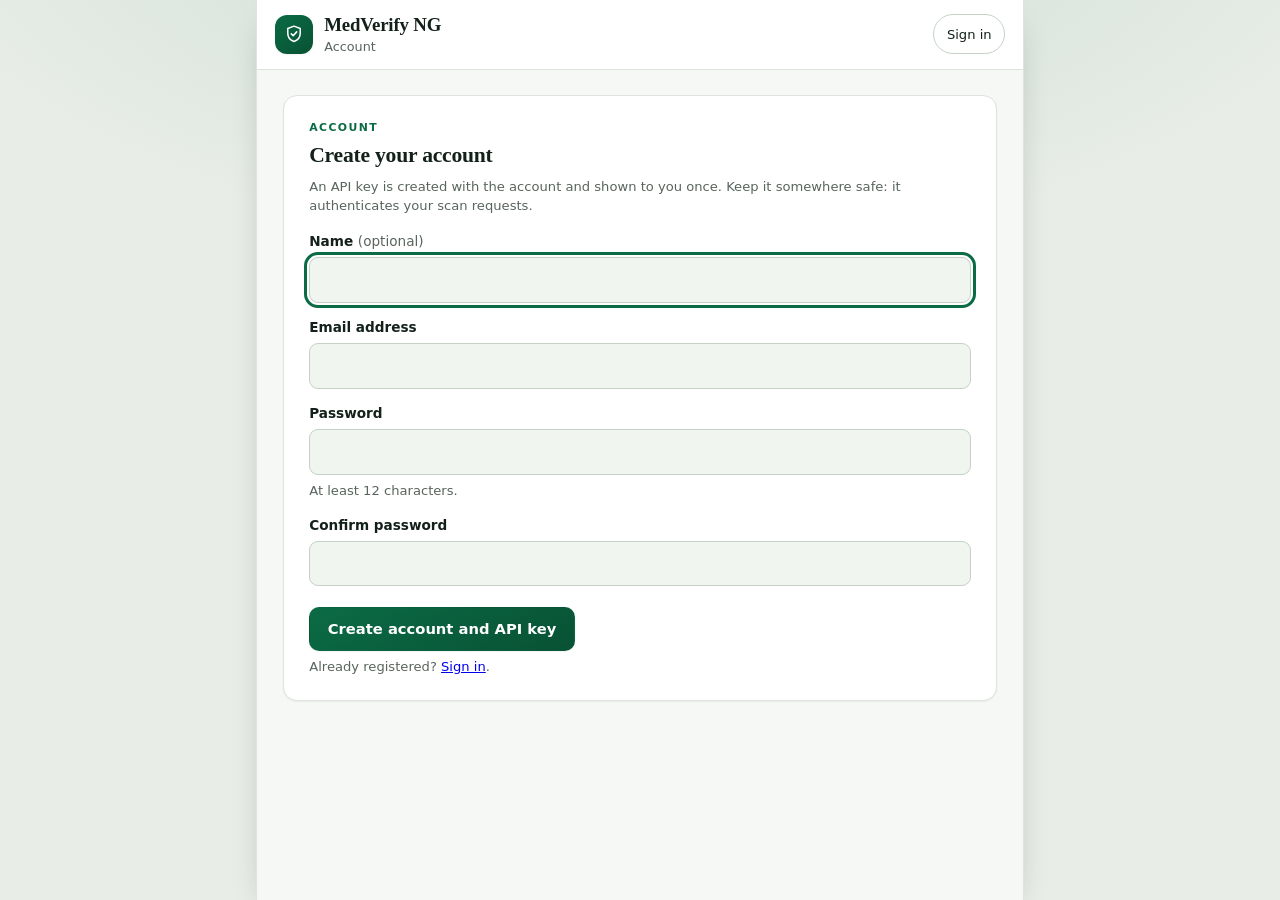
<file: web/register.html>
<!DOCTYPE html>
<html lang="en">
  <head>
    <meta charset="utf-8" />
    <meta name="viewport" content="width=device-width, initial-scale=1, viewport-fit=cover" />
    <meta name="color-scheme" content="light dark" />
    <meta name="robots" content="noindex" />
    <meta name="description" content="Create a MedVerify NG account and get an API key." />
    <title>Create account · MedVerify NG</title>
    <link rel="stylesheet" href="assets/styles.css" />
    <script type="module" src="assets/auth.js"></script>
  </head>
  <body data-page="register">
    <a class="skip-link" href="#main">Skip to the registration form</a>

    <div class="app account">
      <header class="site-header">
        <a class="brand" href="/">
          <span class="brand-mark" aria-hidden="true">
            <svg viewBox="0 0 24 24" width="22" height="22" fill="none" stroke="currentColor" stroke-width="1.7" stroke-linecap="round" stroke-linejoin="round">
              <path d="M12 3.4 5.2 5.9v5.3c0 4.2 2.8 7.6 6.8 9 4-1.4 6.8-4.8 6.8-9V5.9z" />
              <path d="m9.1 11.9 2 2 3.8-4.2" />
            </svg>
          </span>
          <div class="brand-text">
            <h1>MedVerify NG</h1>
            <p class="tagline">Account</p>
          </div>
        </a>
        <nav class="account-nav" aria-label="Account">
          <a class="pill-link" href="/login">Sign in</a>
        </nav>
      </header>

      <main id="main" class="account-main">
        <section id="register-panel" class="account-card" aria-labelledby="register-title">
          <p class="eyebrow">Account</p>
          <h2 id="register-title">Create your account</h2>
          <p class="hint">
            An API key is created with the account and shown to you once. Keep it
            somewhere safe: it authenticates your scan requests.
          </p>

          <form id="register-form" data-account-form="register" novalidate>
            <div class="field">
              <label for="name">Name <span class="label-note">(optional)</span></label>
              <input id="name" name="name" type="text" autocomplete="name" maxlength="100" />
            </div>

            <div class="field">
              <label for="email">Email address</label>
              <input
                id="email"
                name="email"
                type="email"
                autocomplete="username"
                inputmode="email"
                autocapitalize="none"
                spellcheck="false"
                required
              />
            </div>

            <div class="field">
              <label for="password">Password</label>
              <input
                id="password"
                name="password"
                type="password"
                autocomplete="new-password"
                minlength="12"
                required
                aria-describedby="password-hint"
              />
              <p id="password-hint" class="hint">At least 12 characters.</p>
            </div>

            <div class="field">
              <label for="confirm">Confirm password</label>
              <input
                id="confirm"
                name="confirm"
                type="password"
                autocomplete="new-password"
                minlength="12"
                required
              />
            </div>

            <p id="form-error" class="form-error" role="alert" hidden></p>

            <button id="submit" class="btn primary" type="submit">Create account and API key</button>
          </form>

          <p class="hint">
            Already registered? <a href="/login">Sign in</a>.
          </p>
        </section>

        <!-- The key below exists only in this response and in the DOM. It is
             never written to storage, so leaving the page loses it for good. -->
        <section id="key-panel" class="account-card key-panel" aria-labelledby="key-title" hidden>
          <p class="eyebrow">Your API key</p>
          <h2 id="key-title">Copy this key now</h2>
          <p class="key-warning" role="alert">
            This is the only time the key is shown. It is not stored anywhere we
            can read back, so if you lose it you will have to rotate it.
          </p>

          <div class="key-row">
            <label class="sr-only" for="new-key">API key</label>
            <input id="new-key" class="key-value" type="text" readonly />
            <button id="copy-key" class="btn ghost" type="button">Copy</button>
          </div>

          <p id="copy-status" class="hint" role="status"></p>

          <ul class="key-meta">
            <li><span>Prefix</span> <code id="key-prefix"></code></li>
            <li><span>Scopes</span> <code id="key-scopes"></code></li>
          </ul>

          <p class="hint">
            Send it as the <code>X-API-Key</code> header. You can rotate it at any
            time from your settings.
          </p>

          <div class="key-actions">
            <!-- The session from registration is live, so the chat works now. -->
            <a class="btn primary" href="/">Start scanning</a>
            <a class="btn ghost" href="/settings">API key settings</a>
          </div>
        </section>
      </main>
    </div>

    <noscript>
      <p class="noscript">Creating an account needs JavaScript. Enable it and reload this page.</p>
    </noscript>
  </body>
</html>
</file>
<file: web/assets/styles.css>
/* Mobile-first chat layout. No framework, no web fonts, so the page works on a
   slow link and cannot be blocked by a third party. */

:root {
  color-scheme: light dark;

  --page: #e8ede7;
  --bg: #f6f8f5;
  --surface: #ffffff;
  --surface-2: #f1f5f0;

  --ink: #13211a;
  --ink-muted: #58655d;
  --line: #dce4dc;
  --line-strong: #c4d2c6;

  --accent: #0b6b45;
  --accent-strong: #085234;
  --accent-soft: #e6f3ec;
  --accent-ink: #ffffff;

  --warn-bg: #fdf4e6;
  --warn-line: #b4731b;
  --flag-bg: #fdf1ef;
  --flag-line: #a63a30;

  --tone-ok: #0b6b45;
  --tone-bad: #a63a30;
  --tone-warn: #a3650f;
  --tone-neutral: #5a6673;

  --radius: 14px;
  --radius-sm: 10px;
  --shadow-sm: 0 1px 2px rgba(19, 33, 26, 0.06);
  --shadow-md: 0 14px 34px -18px rgba(19, 33, 26, 0.45);

  --font-sans: system-ui, -apple-system, "Segoe UI", Roboto, "Helvetica Neue",
    Arial, sans-serif;
  --font-display: "Iowan Old Style", "Palatino Linotype", Palatino, Georgia,
    "Times New Roman", serif;
}

@media (prefers-color-scheme: dark) {
  :root {
    --page: #070b09;
    --bg: #0d1310;
    --surface: #161e1a;
    --surface-2: #1c2621;

    --ink: #edf3ee;
    --ink-muted: #a4b0a8;
    --line: #28332c;
    --line-strong: #3a483f;

    --accent: #5fd3a0;
    --accent-strong: #8ce8bd;
    --accent-soft: #12291f;
    --accent-ink: #052015;

    --warn-bg: #2a2116;
    --warn-line: #e0a05a;
    --flag-bg: #2b1a19;
    --flag-line: #e88b83;

    --tone-ok: #5fd3a0;
    --tone-bad: #e88b83;
    --tone-warn: #e0a05a;
    --tone-neutral: #9aa5b2;

    --shadow-sm: 0 1px 2px rgba(0, 0, 0, 0.5);
    --shadow-md: 0 16px 36px -18px #000000;
  }
}

* {
  box-sizing: border-box;
}

[hidden] {
  display: none !important;
}

html,
body {
  height: 100%;
}

body {
  margin: 0;
  background:
    radial-gradient(
      1100px 520px at 50% -12%,
      rgba(11, 107, 69, 0.13),
      transparent 70%
    ),
    var(--page);
  color: var(--ink);
  font: 16px/1.5 var(--font-sans);
  -webkit-text-size-adjust: 100%;
}

.sr-only {
  position: absolute;
  width: 1px;
  height: 1px;
  margin: -1px;
  padding: 0;
  overflow: hidden;
  clip: rect(0 0 0 0);
  white-space: nowrap;
  border: 0;
}

.skip-link {
  position: absolute;
  left: -999px;
  top: 0;
  background: var(--surface);
  color: var(--ink);
  padding: 0.5rem 1rem;
  z-index: 20;
}

.skip-link:focus {
  left: 0.5rem;
  top: 0.5rem;
}

.noscript {
  padding: 1rem;
}

/* --- App frame ---------------------------------------------------------- */

/* The session gate hides the frame until the API confirms a sign-in. This
   rule is needed because an author display declaration outranks the browser's
   own [hidden] rule. */
.app[hidden] {
  display: none;
}

.session-check {
  max-width: 48rem;
  margin: 0 auto;
  padding: 1.5rem 1rem;
  color: var(--ink-muted);
  font-size: 0.9375rem;
}

.key-actions {
  display: flex;
  flex-wrap: wrap;
  gap: 0.5rem;
}

.app {
  display: flex;
  flex-direction: column;
  height: 100dvh;
  max-width: 48rem;
  margin: 0 auto;
  background: var(--bg);
}

@media (min-width: 48rem) {
  .app {
    border-inline: 1px solid var(--line);
    box-shadow: var(--shadow-md);
  }
}

.site-header {
  display: flex;
  align-items: center;
  justify-content: space-between;
  gap: 0.75rem;
  padding: 0.85rem 1.1rem;
  padding-top: calc(0.85rem + env(safe-area-inset-top, 0px));
  background: var(--surface);
  border-bottom: 1px solid var(--line);
  position: relative;
  z-index: 5;
}

.brand {
  display: flex;
  align-items: center;
  gap: 0.7rem;
  min-width: 0;
}

.brand-mark {
  display: grid;
  place-items: center;
  flex: none;
  width: 2.4rem;
  height: 2.4rem;
  border-radius: 12px;
  color: var(--accent-ink);
  background: linear-gradient(145deg, var(--accent), var(--accent-strong));
  box-shadow: var(--shadow-sm);
}

.brand-text {
  min-width: 0;
}

.brand h1 {
  margin: 0;
  font-family: var(--font-display);
  font-size: 1.18rem;
  font-weight: 600;
  letter-spacing: -0.01em;
  line-height: 1.2;
}

.tagline {
  margin: 0.15rem 0 0;
  color: var(--ink-muted);
  font-size: 0.8rem;
  line-height: 1.3;
}

/* --- Settings ----------------------------------------------------------- */

.settings {
  position: relative;
  flex: none;
}

.settings summary {
  display: inline-flex;
  align-items: center;
  gap: 0.35rem;
  min-height: 40px;
  padding: 0 0.8rem;
  border: 1px solid var(--line-strong);
  border-radius: 999px;
  background: var(--surface);
  color: var(--ink);
  cursor: pointer;
  font-size: 0.82rem;
  list-style: none;
  transition: border-color 0.15s ease, color 0.15s ease, background 0.15s ease;
}

.settings summary::-webkit-details-marker {
  display: none;
}

.settings summary:hover,
.settings[open] summary {
  border-color: var(--accent);
  color: var(--accent);
  background: var(--accent-soft);
}

.settings-panel {
  position: absolute;
  right: 0;
  top: calc(100% + 0.6rem);
  width: min(21rem, calc(100vw - 2rem));
  padding: 1rem 1.1rem;
  background: var(--surface);
  border: 1px solid var(--line);
  border-radius: var(--radius);
  box-shadow: var(--shadow-md);
  z-index: 10;
}

.field {
  margin: 0.9rem 0;
}

.field:first-child {
  margin-top: 0;
}

label {
  display: block;
  font-size: 0.85rem;
  font-weight: 600;
  margin-bottom: 0.35rem;
}

input[type="url"],
select {
  width: 100%;
  padding: 0.6rem 0.7rem;
  font: inherit;
  font-size: 0.92rem;
  color: var(--ink);
  background: var(--surface-2);
  border: 1px solid var(--line-strong);
  border-radius: 9px;
}

.hint {
  color: var(--ink-muted);
  font-size: 0.82rem;
  line-height: 1.45;
  margin: 0.4rem 0 0;
}

/* --- Always-visible disclaimer ------------------------------------------ */

.notice {
  display: flex;
  align-items: flex-start;
  gap: 0.55rem;
  padding: 0.6rem 1.1rem;
  background: var(--warn-bg);
  border-bottom: 1px solid var(--line);
}

.notice-icon {
  flex: none;
  margin-top: 0.14rem;
  color: var(--warn-line);
}

.notice p {
  margin: 0;
  font-size: 0.8rem;
  line-height: 1.4;
}

/* --- Conversation ------------------------------------------------------- */

.chat {
  display: flex;
  flex-direction: column;
  flex: 1;
  min-height: 0;
}

.log {
  flex: 1;
  min-height: 0;
  overflow-y: auto;
  overscroll-behavior: contain;
  display: flex;
  flex-direction: column;
  gap: 0.85rem;
  padding: 1.1rem;
  scrollbar-width: thin;
  scrollbar-color: var(--line-strong) transparent;
}

.log::-webkit-scrollbar {
  width: 10px;
}

.log::-webkit-scrollbar-thumb {
  background: var(--line-strong);
  border: 3px solid var(--bg);
  border-radius: 999px;
}

.msg {
  display: flex;
  max-width: 90%;
  animation: rise 0.22s ease-out both;
}

.msg.assistant {
  align-self: flex-start;
}

.msg.user {
  align-self: flex-end;
}

/* A result is a card-width message so the record fields have room. */
.msg.wide {
  width: 100%;
  max-width: 100%;
}

.msg.wide .bubble {
  width: 100%;
}

.bubble {
  padding: 0.75rem 1rem;
  border-radius: 18px;
  overflow-wrap: anywhere;
}

.bubble > :first-child {
  margin-top: 0;
}

.bubble > :last-child {
  margin-bottom: 0;
}

.bubble p {
  margin: 0.4rem 0;
}

.assistant .bubble {
  background: var(--surface);
  border: 1px solid var(--line);
  border-bottom-left-radius: 6px;
  box-shadow: var(--shadow-sm);
}

.user .bubble {
  background: linear-gradient(150deg, var(--accent), var(--accent-strong));
  color: var(--accent-ink);
  border-bottom-right-radius: 6px;
}

.bubble.error {
  background: var(--flag-bg);
  border-color: var(--flag-line);
  box-shadow: none;
}

.error-title {
  font-weight: 700;
  color: var(--flag-line);
}

/* Intro card */

.msg.intro {
  max-width: 100%;
}

.intro .bubble {
  width: 100%;
  padding: 1.1rem 1.15rem;
  border-radius: 18px;
  background: linear-gradient(180deg, var(--surface), var(--surface-2));
}

.eyebrow {
  margin: 0 0 0.35rem;
  font-size: 0.68rem;
  font-weight: 700;
  letter-spacing: 0.13em;
  text-transform: uppercase;
  color: var(--accent);
}

.lede {
  margin: 0 0 0.85rem;
  font-family: var(--font-display);
  font-size: 1.08rem;
  line-height: 1.4;
}

.tips {
  display: grid;
  gap: 0.4rem;
  list-style: none;
  margin: 0 0 0.85rem;
  padding: 0;
}

.tips li {
  display: flex;
  align-items: center;
  gap: 0.55rem;
  padding: 0.45rem 0.65rem;
  background: var(--bg);
  border: 1px solid var(--line);
  border-radius: 10px;
  font-size: 0.88rem;
}

.step {
  display: grid;
  place-items: center;
  flex: none;
  width: 1.4rem;
  height: 1.4rem;
  border-radius: 50%;
  background: var(--accent-soft);
  color: var(--accent);
  font-size: 0.72rem;
  font-weight: 700;
}

.intro .hint {
  margin: 0;
  padding-top: 0.75rem;
  border-top: 1px dashed var(--line);
}

.photos-bubble {
  padding: 0.35rem;
}

.photos {
  display: grid;
  grid-template-columns: repeat(2, 6rem);
  gap: 0.35rem;
}

.photos img {
  display: block;
  width: 6rem;
  height: 6rem;
  object-fit: cover;
  border-radius: 12px;
}

.photos.single {
  grid-template-columns: 9rem;
}

.photos.single img {
  width: 9rem;
  height: 9rem;
}

/* Waiting for a reply */

.pending {
  display: flex;
  align-items: center;
  gap: 0.6rem;
  color: var(--ink-muted);
  font-size: 0.92rem;
}

.dots {
  display: inline-flex;
  gap: 4px;
}

.dots span {
  width: 6px;
  height: 6px;
  border-radius: 50%;
  background: var(--accent);
  opacity: 0.6;
  animation: pulse 1.2s infinite ease-in-out;
}

.dots span:nth-child(2) {
  animation-delay: 0.15s;
}

.dots span:nth-child(3) {
  animation-delay: 0.3s;
}

@keyframes pulse {
  0%,
  80%,
  100% {
    opacity: 0.25;
  }
  40% {
    opacity: 1;
  }
}

@keyframes rise {
  from {
    opacity: 0;
    transform: translateY(4px);
  }
  to {
    opacity: 1;
    transform: none;
  }
}

/* --- Result inside a message ------------------------------------------- */

.verdict {
  --tone: var(--accent);
  --tone-soft: var(--accent-soft);
  margin-bottom: 1rem;
  padding: 0.9rem 1rem;
  border: 1px solid var(--line);
  border-left: 4px solid var(--tone);
  border-radius: 12px;
  background: var(--tone-soft);
}

.verdict[data-tone="ok"] {
  --tone: var(--tone-ok);
  --tone-soft: rgba(11, 107, 69, 0.08);
}

.verdict[data-tone="bad"] {
  --tone: var(--tone-bad);
  --tone-soft: rgba(166, 58, 48, 0.08);
}

.verdict[data-tone="warn"] {
  --tone: var(--tone-warn);
  --tone-soft: rgba(163, 101, 15, 0.1);
}

.verdict[data-tone="neutral"] {
  --tone: var(--tone-neutral);
  --tone-soft: rgba(90, 102, 115, 0.09);
}

.verdict-head {
  display: flex;
  align-items: flex-start;
  gap: 0.7rem;
}

.verdict-mark {
  display: grid;
  place-items: center;
  flex: none;
  width: 1.7rem;
  height: 1.7rem;
  margin-top: 0.1rem;
  border-radius: 50%;
  background: var(--tone);
  color: var(--surface);
  font-size: 0.9rem;
  font-weight: 800;
  line-height: 1;
}

.verdict-kicker {
  margin: 0 0 0.2rem;
  font-size: 0.68rem;
  font-weight: 700;
  letter-spacing: 0.12em;
  text-transform: uppercase;
  color: var(--tone);
}

.verdict h2 {
  margin: 0;
  font-family: var(--font-display);
  font-size: 1.06rem;
  font-weight: 600;
  line-height: 1.4;
}

.verdict .confidence {
  margin: 0.55rem 0 0;
  padding-left: 2.4rem;
  color: var(--ink-muted);
  font-size: 0.78rem;
  letter-spacing: 0.02em;
}

.result h3 {
  margin: 1.35rem 0 0.5rem;
  padding-top: 0.85rem;
  border-top: 1px solid var(--line);
  font-size: 0.7rem;
  font-weight: 700;
  letter-spacing: 0.11em;
  text-transform: uppercase;
  color: var(--ink-muted);
}

.result ul {
  margin: 0;
  padding-left: 1.15rem;
  font-size: 0.92rem;
}

.result li {
  margin-bottom: 0.35rem;
}

.flag {
  padding: 0.7rem 0.85rem;
  margin-bottom: 0.55rem;
  background: var(--flag-bg);
  border: 1px solid var(--flag-line);
  border-radius: 12px;
  font-size: 0.9rem;
}

.flag p {
  margin: 0 0 0.25rem;
}

.flag a {
  color: inherit;
  text-underline-offset: 2px;
}

.fields {
  margin: 0;
  border: 1px solid var(--line);
  border-radius: 12px;
  overflow: hidden;
  background: var(--surface-2);
}

.fields div {
  display: flex;
  justify-content: space-between;
  gap: 1rem;
  padding: 0.55rem 0.8rem;
  border-bottom: 1px solid var(--line);
}

.fields div:last-child {
  border-bottom: 0;
}

.fields dt {
  color: var(--ink-muted);
  font-size: 0.84rem;
}

.fields dd {
  margin: 0;
  text-align: right;
  font-size: 0.88rem;
  font-weight: 600;
}

/* --- Answers ------------------------------------------------------------ */

.answer-text {
  font-size: 0.95rem;
}

.answer-text.fixed {
  color: var(--ink-muted);
  font-style: italic;
}

.citations {
  margin-top: 0.7rem;
  padding: 0.6rem 0.75rem;
  border-left: 2px solid var(--accent);
  border-radius: 0 10px 10px 0;
  background: var(--surface-2);
  font-size: 0.83rem;
  color: var(--ink-muted);
}

.citations p {
  margin: 0 0 0.2rem;
  font-weight: 600;
}

.citations ul {
  margin: 0;
  padding-left: 1.1rem;
}

.citations a {
  color: var(--accent);
  text-underline-offset: 2px;
}

/* --- Composer ----------------------------------------------------------- */

.dock {
  background: var(--surface);
  border-top: 1px solid var(--line);
  padding: 0.55rem 0.85rem;
  padding-bottom: calc(0.55rem + env(safe-area-inset-bottom, 0px));
}

.chips {
  display: flex;
  gap: 0.45rem;
  overflow-x: auto;
  padding: 0 0.15rem 0.6rem;
  scrollbar-width: none;
}

.chips::-webkit-scrollbar {
  display: none;
}

.chips:empty {
  display: none;
}

.chip {
  flex: none;
  white-space: nowrap;
  min-height: 38px;
  padding: 0.35rem 0.85rem;
  background: var(--surface);
  color: var(--ink);
  border: 1px solid var(--line-strong);
  border-radius: 999px;
  font-size: 0.82rem;
  box-shadow: var(--shadow-sm);
  transition: border-color 0.15s ease, color 0.15s ease, background 0.15s ease;
}

.chip:hover {
  border-color: var(--accent);
  color: var(--accent);
  background: var(--accent-soft);
}

.chip.new {
  background: var(--accent);
  border-color: var(--accent);
  color: var(--accent-ink);
  font-weight: 600;
}

.chip.new:hover {
  background: var(--accent-strong);
  border-color: var(--accent-strong);
  color: var(--accent-ink);
}

.tray {
  display: flex;
  gap: 0.6rem;
  list-style: none;
  margin: 0;
  padding: 0.35rem 0.2rem 0.6rem;
  overflow-x: auto;
}

.tray li {
  position: relative;
  flex: none;
}

.tray img {
  display: block;
  width: 3.5rem;
  height: 3.5rem;
  object-fit: cover;
  border-radius: 10px;
  border: 1px solid var(--line-strong);
}

.tray .remove {
  position: absolute;
  top: -7px;
  right: -7px;
  width: 26px;
  height: 26px;
  min-height: 0;
  padding: 0;
  border: 2px solid var(--surface);
  border-radius: 50%;
  background: var(--ink);
  color: var(--surface);
  font-size: 1rem;
  line-height: 1;
}

.row {
  display: flex;
  align-items: center;
  gap: 0.45rem;
}

/* The photo button sits inside the field, so the question keeps its room. */
.composer-field {
  display: flex;
  align-items: center;
  gap: 0.1rem;
  flex: 1;
  min-width: 0;
  height: 48px;
  padding: 0 0.3rem 0 0.25rem;
  background: var(--bg);
  border: 1px solid var(--line-strong);
  border-radius: 999px;
  transition: border-color 0.15s ease, background 0.15s ease;
}

.composer-field:focus-within {
  border-color: var(--accent);
  background: var(--surface);
  outline: 3px solid var(--accent);
  outline-offset: 2px;
}

.tools {
  display: flex;
  flex: none;
}

.composer input[type="text"] {
  flex: 1;
  min-width: 0;
  height: 44px;
  padding: 0 0.6rem 0 0.15rem;
  font: inherit;
  font-size: 0.95rem;
  color: var(--ink);
  background: transparent;
  border: 0;
  border-radius: 0;
}

/* The field draws the focus ring for the whole control. */
.composer input[type="text"]:focus {
  outline: none;
}

.composer input[type="text"]:focus-visible {
  outline: none;
}

.composer input[type="text"]::placeholder {
  color: var(--ink-muted);
}

.composer input[type="text"]:disabled {
  opacity: 0.75;
}

.composer .hint {
  margin: 0.45rem 0.5rem 0;
  min-height: 1.2rem;
}

/* --- Buttons ------------------------------------------------------------ */

button {
  font: inherit;
  border-radius: 8px;
  min-height: 44px;
  cursor: pointer;
  border: 1px solid transparent;
}

.photo-btn {
  display: inline-flex;
  align-items: center;
  justify-content: center;
  gap: 0.35rem;
  height: 42px;
  min-height: 42px;
  min-width: 42px;
  padding: 0 0.55rem;
  border: 0;
  border-radius: 999px;
  background: var(--accent-soft);
  color: var(--accent);
  font-size: 0.84rem;
  font-weight: 600;
  white-space: nowrap;
  transition: color 0.15s ease, background 0.15s ease;
}

.photo-btn:hover:not(:disabled) {
  color: var(--accent-ink);
  background: var(--accent);
}

.photo-btn-text {
  display: none;
}

/* Wide enough for the label without crowding the question field. */
@media (min-width: 32rem) {
  .photo-btn-text {
    display: inline;
  }
}

.send {
  flex: none;
  width: 46px;
  height: 46px;
  padding: 0;
  display: grid;
  place-items: center;
  border-radius: 50%;
  background: linear-gradient(150deg, var(--accent), var(--accent-strong));
  color: var(--accent-ink);
  box-shadow: var(--shadow-sm);
  transition: filter 0.15s ease, transform 0.1s ease;
}

.send:hover:not(:disabled):not([aria-disabled="true"]) {
  filter: brightness(1.08);
}

.send:active:not(:disabled):not([aria-disabled="true"]) {
  transform: scale(0.96);
}

button[disabled],
button[aria-disabled="true"] {
  opacity: 0.45;
  cursor: not-allowed;
}

/* A visible, high-contrast focus ring on every interactive control. */
input:focus-visible,
select:focus-visible,
button:focus-visible,
summary:focus-visible,
a:focus-visible,
.log:focus-visible {
  outline: 3px solid var(--accent);
  outline-offset: 2px;
}

@media (prefers-reduced-motion: reduce) {
  * {
    animation: none !important;
    transition: none !important;
    scroll-behavior: auto !important;
  }
}

/* --- Account pages ------------------------------------------------------ */
/* Sign-in, registration, and settings share the frame above: the same brand,
   the same type and the same palette. The account pages scroll instead of
   filling the viewport, because a settings page has more than one screen of
   content on a phone. */

.app.account {
  height: auto;
  min-height: 100dvh;
}

.app.account .brand {
  color: inherit;
  text-decoration: none;
}

/* The header controls, on both the chat page and the account pages. */
.header-actions,
.account-nav {
  display: flex;
  align-items: center;
  gap: 0.4rem;
  flex: none;
}

.pill-link {
  display: inline-flex;
  align-items: center;
  justify-content: center;
  min-height: 40px;
  padding: 0 0.8rem;
  border: 1px solid var(--line-strong);
  border-radius: 999px;
  background: var(--surface);
  color: var(--ink);
  font: inherit;
  font-size: 0.82rem;
  text-decoration: none;
  cursor: pointer;
  transition: border-color 0.15s ease, color 0.15s ease, background 0.15s ease;
}

.pill-link:hover {
  border-color: var(--accent);
  color: var(--accent);
  background: var(--accent-soft);
}

.account-main {
  display: flex;
  flex-direction: column;
  gap: 1rem;
  padding: 1.1rem;
  padding-bottom: calc(1.6rem + env(safe-area-inset-bottom, 0px));
}

.account-card {
  padding: 1.2rem 1.15rem;
  background: var(--surface);
  border: 1px solid var(--line);
  border-radius: var(--radius);
  box-shadow: var(--shadow-sm);
}

.account-card h2 {
  margin: 0 0 0.5rem;
  font-family: var(--font-display);
  font-size: 1.35rem;
  font-weight: 600;
  letter-spacing: -0.01em;
  line-height: 1.25;
}

.account-card .hint {
  max-width: 40rem;
}

.account-card form {
  margin-top: 1rem;
}

.account-card input[type="text"],
.account-card input[type="email"],
.account-card input[type="password"] {
  width: 100%;
  padding: 0.65rem 0.75rem;
  font: inherit;
  font-size: 0.95rem;
  color: var(--ink);
  background: var(--surface-2);
  border: 1px solid var(--line-strong);
  border-radius: 9px;
}

.account-card input[readonly] {
  color: var(--ink-muted);
}

.label-note {
  font-weight: 400;
  color: var(--ink-muted);
}

/* --- Buttons ------------------------------------------------------------ */

.btn {
  display: inline-flex;
  align-items: center;
  justify-content: center;
  gap: 0.4rem;
  min-height: 44px;
  padding: 0 1.1rem;
  border: 1px solid transparent;
  border-radius: 10px;
  font: inherit;
  font-size: 0.92rem;
  font-weight: 600;
  text-decoration: none;
  cursor: pointer;
  transition: filter 0.15s ease, border-color 0.15s ease, color 0.15s ease,
    background 0.15s ease;
}

.btn.primary {
  background: linear-gradient(150deg, var(--accent), var(--accent-strong));
  color: var(--accent-ink);
  box-shadow: var(--shadow-sm);
}

.btn.primary:hover:not(:disabled) {
  filter: brightness(1.08);
}

.btn.ghost {
  background: var(--surface-2);
  color: var(--ink);
  border-color: var(--line-strong);
}

.btn.ghost:hover:not(:disabled) {
  border-color: var(--accent);
  color: var(--accent);
  background: var(--accent-soft);
}

/* The form's only button is the submit, so it can span the card. */
.account-card form > .btn {
  width: 100%;
  margin-top: 0.4rem;
}

.account-actions {
  display: flex;
  flex-wrap: wrap;
  gap: 0.5rem;
  margin-top: 0.9rem;
}

/* --- Messages ----------------------------------------------------------- */

.form-error {
  margin: 0.85rem 0 0;
  padding: 0.65rem 0.75rem;
  background: var(--flag-bg);
  border: 1px solid var(--flag-line);
  border-left-width: 3px;
  border-radius: 8px;
  color: var(--ink);
  font-size: 0.86rem;
  line-height: 1.45;
}

/* A caution, not a failure: the key was issued correctly and will not be
   shown again. Warning colours say "read this" without saying "broken". */
.key-warning {
  margin: 0.85rem 0 0;
  padding: 0.65rem 0.75rem;
  background: var(--warn-bg);
  border: 1px solid var(--warn-line);
  border-left-width: 3px;
  border-radius: 8px;
  color: var(--ink);
  font-size: 0.86rem;
  line-height: 1.45;
}

/* --- The key that is shown once ----------------------------------------- */

.key-row {
  display: flex;
  gap: 0.5rem;
  align-items: stretch;
  margin-top: 0.9rem;
}

.key-row .key-value {
  flex: 1;
  min-width: 0;
  font-family: ui-monospace, SFMono-Regular, Menlo, Consolas, monospace;
  font-size: 0.82rem;
  letter-spacing: 0.01em;
}

.key-row .btn {
  flex: none;
}

.key-meta {
  margin: 0.8rem 0 0;
  padding: 0;
  list-style: none;
  display: grid;
  gap: 0.3rem;
  font-size: 0.82rem;
  color: var(--ink-muted);
}

.key-meta li {
  display: flex;
  gap: 0.4rem;
  align-items: baseline;
}

.key-meta span {
  min-width: 4.5rem;
}

code {
  font-family: ui-monospace, SFMono-Regular, Menlo, Consolas, monospace;
  font-size: 0.88em;
  padding: 0.05em 0.3em;
  background: var(--surface-2);
  border-radius: 5px;
}

/* --- Key list ----------------------------------------------------------- */

.key-list {
  margin: 1rem 0 0;
  padding: 0;
  list-style: none;
  display: grid;
  gap: 0.6rem;
}

.key-item {
  padding: 0.75rem 0.85rem;
  background: var(--surface-2);
  border: 1px solid var(--line);
  border-radius: var(--radius-sm);
}

.key-item-head {
  display: flex;
  align-items: center;
  justify-content: space-between;
  gap: 0.6rem;
}

.key-item-head code {
  background: transparent;
  padding: 0;
  font-size: 0.86rem;
  font-weight: 600;
}

.state-badge {
  flex: none;
  padding: 0.15rem 0.55rem;
  border-radius: 999px;
  border: 1px solid currentColor;
  font-size: 0.7rem;
  font-weight: 700;
  letter-spacing: 0.06em;
  text-transform: uppercase;
}

.state-active {
  color: var(--tone-ok);
}

.state-revoked,
.state-inactive {
  color: var(--tone-bad);
}

.state-expired {
  color: var(--tone-warn);
}

.key-item-facts {
  display: flex;
  flex-wrap: wrap;
  gap: 0.35rem 1.1rem;
  margin: 0.55rem 0 0;
  font-size: 0.78rem;
  color: var(--ink-muted);
}

.key-item-facts div {
  display: flex;
  gap: 0.35rem;
}

.key-item-facts dt {
  font-weight: 600;
  color: var(--ink);
}

.key-item-facts dd {
  margin: 0;
}

/* --- Account facts ------------------------------------------------------ */

.account-facts {
  margin: 0.9rem 0 0;
  display: grid;
  gap: 0.45rem;
  font-size: 0.9rem;
}

.account-facts div {
  display: flex;
  justify-content: space-between;
  gap: 1rem;
  padding-bottom: 0.45rem;
  border-bottom: 1px solid var(--line);
}

.account-facts div:last-child {
  border-bottom: 0;
  padding-bottom: 0;
}

.account-facts dt {
  color: var(--ink-muted);
  font-size: 0.82rem;
}

.account-facts dd {
  margin: 0;
  font-weight: 600;
  text-align: right;
  overflow-wrap: anywhere;
}

.rotate {
  margin-top: 1.1rem;
}

.rotate > .btn {
  width: 100%;
}

.rotate-confirm {
  padding: 0.85rem;
  background: var(--warn-bg);
  border: 1px solid var(--warn-line);
  border-radius: var(--radius-sm);
}

.rotate-confirm .hint {
  margin-top: 0;
}

@media (min-width: 34rem) {
  .account-main {
    padding: 1.6rem;
  }

  .account-card {
    padding: 1.5rem 1.6rem;
  }

  .account-card form > .btn,
  .rotate > .btn {
    width: auto;
  }
}
</file>
